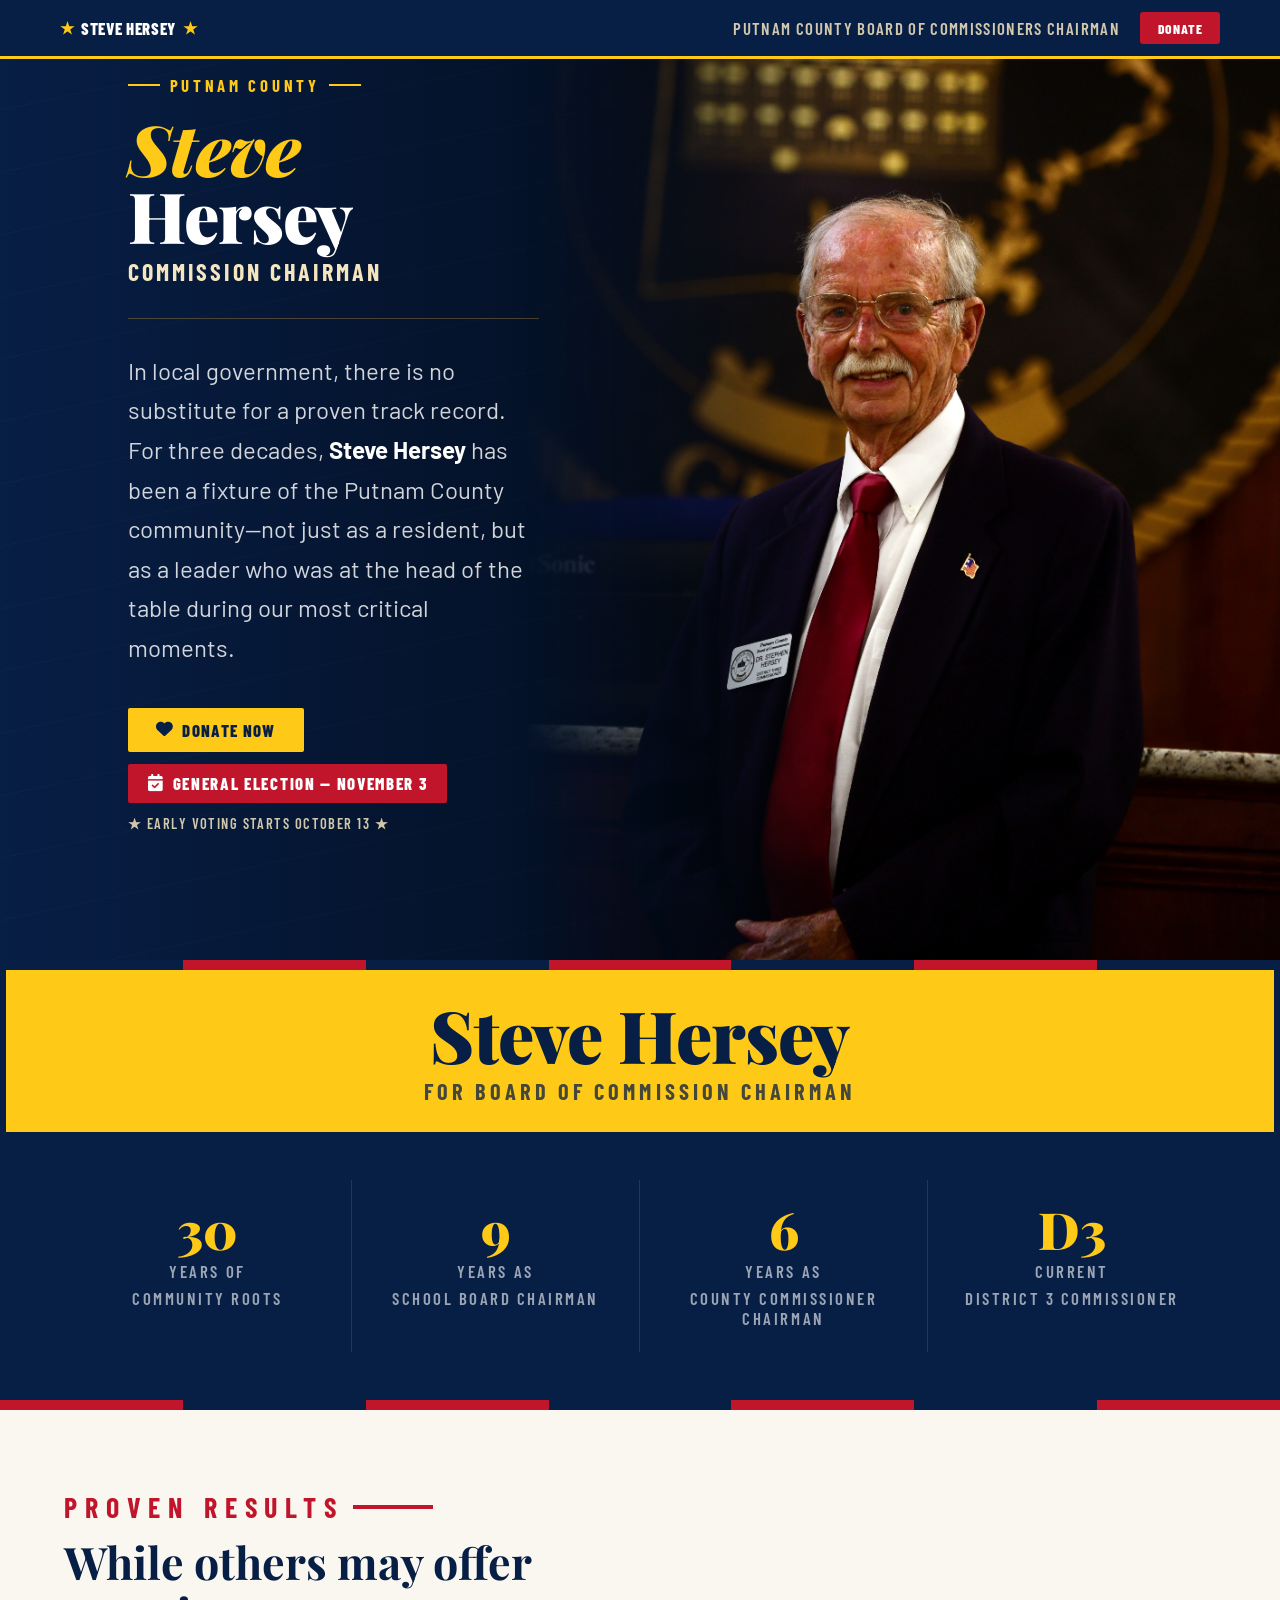
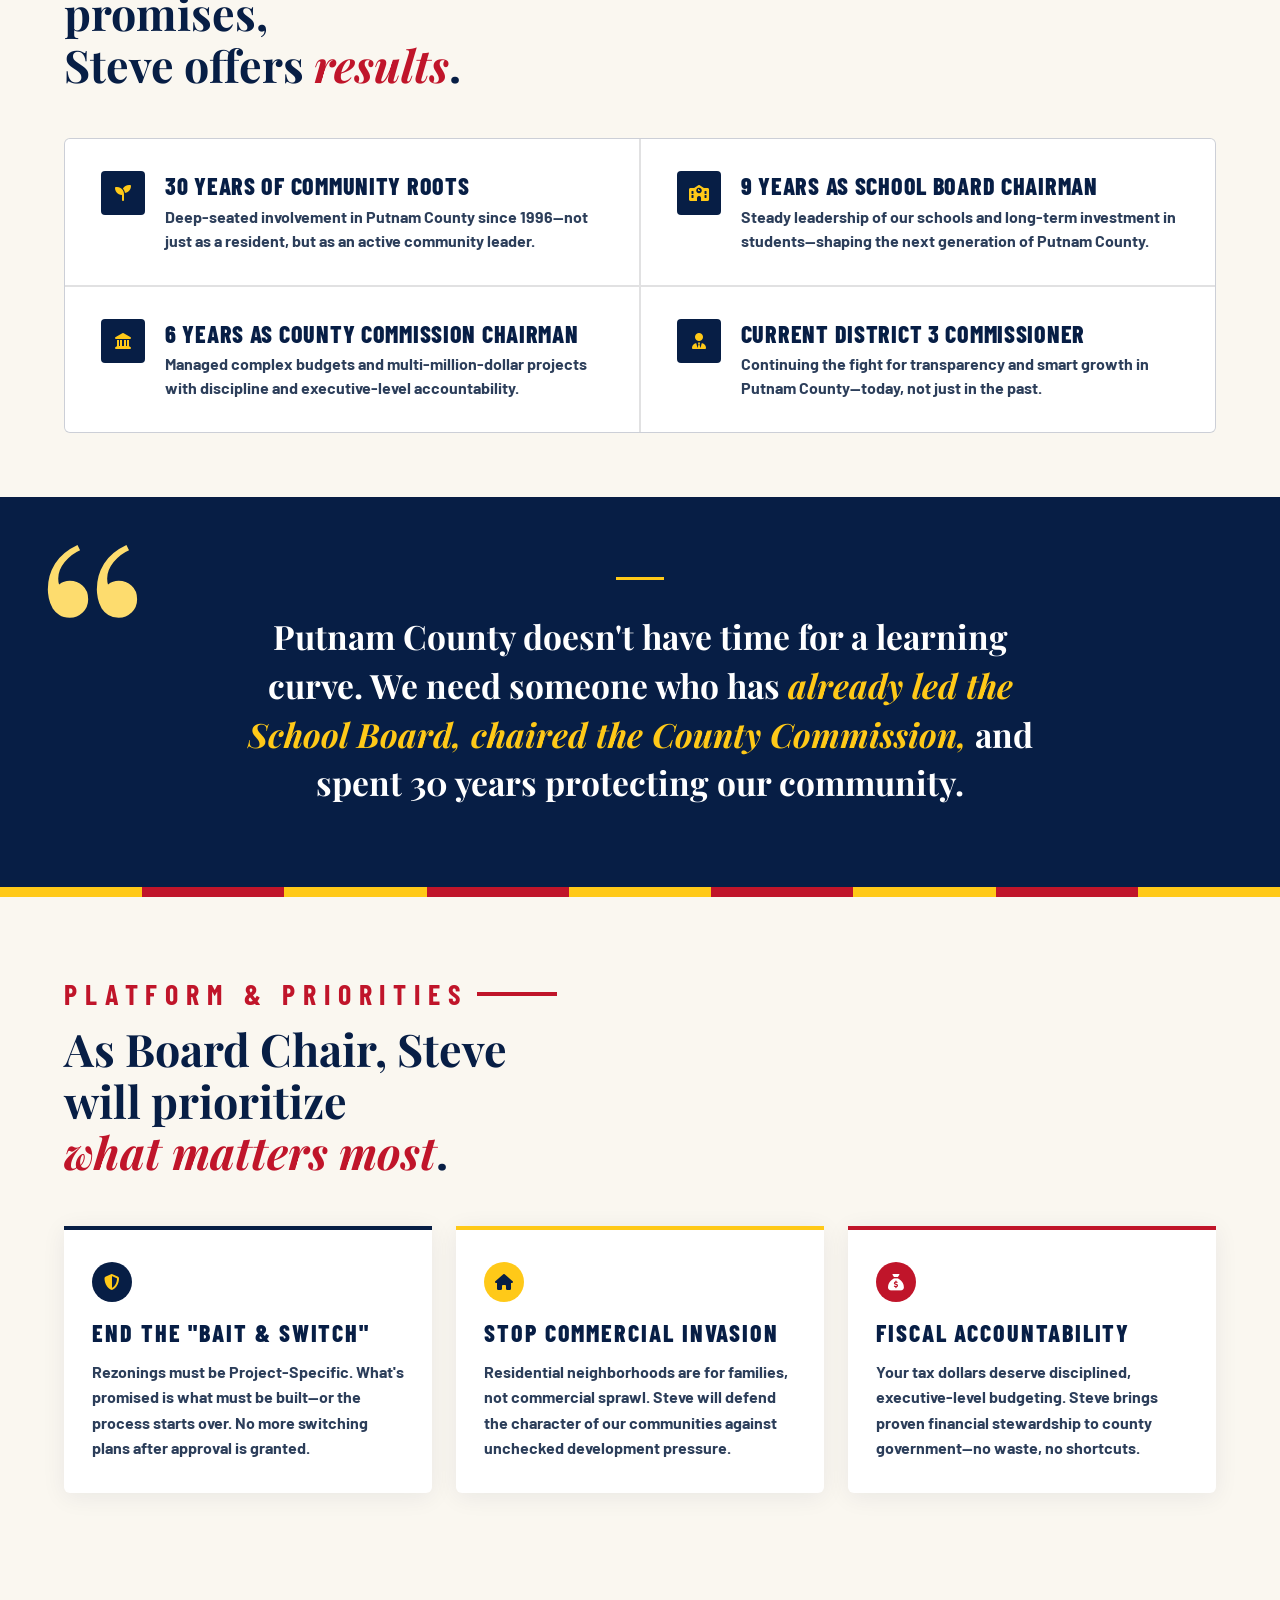
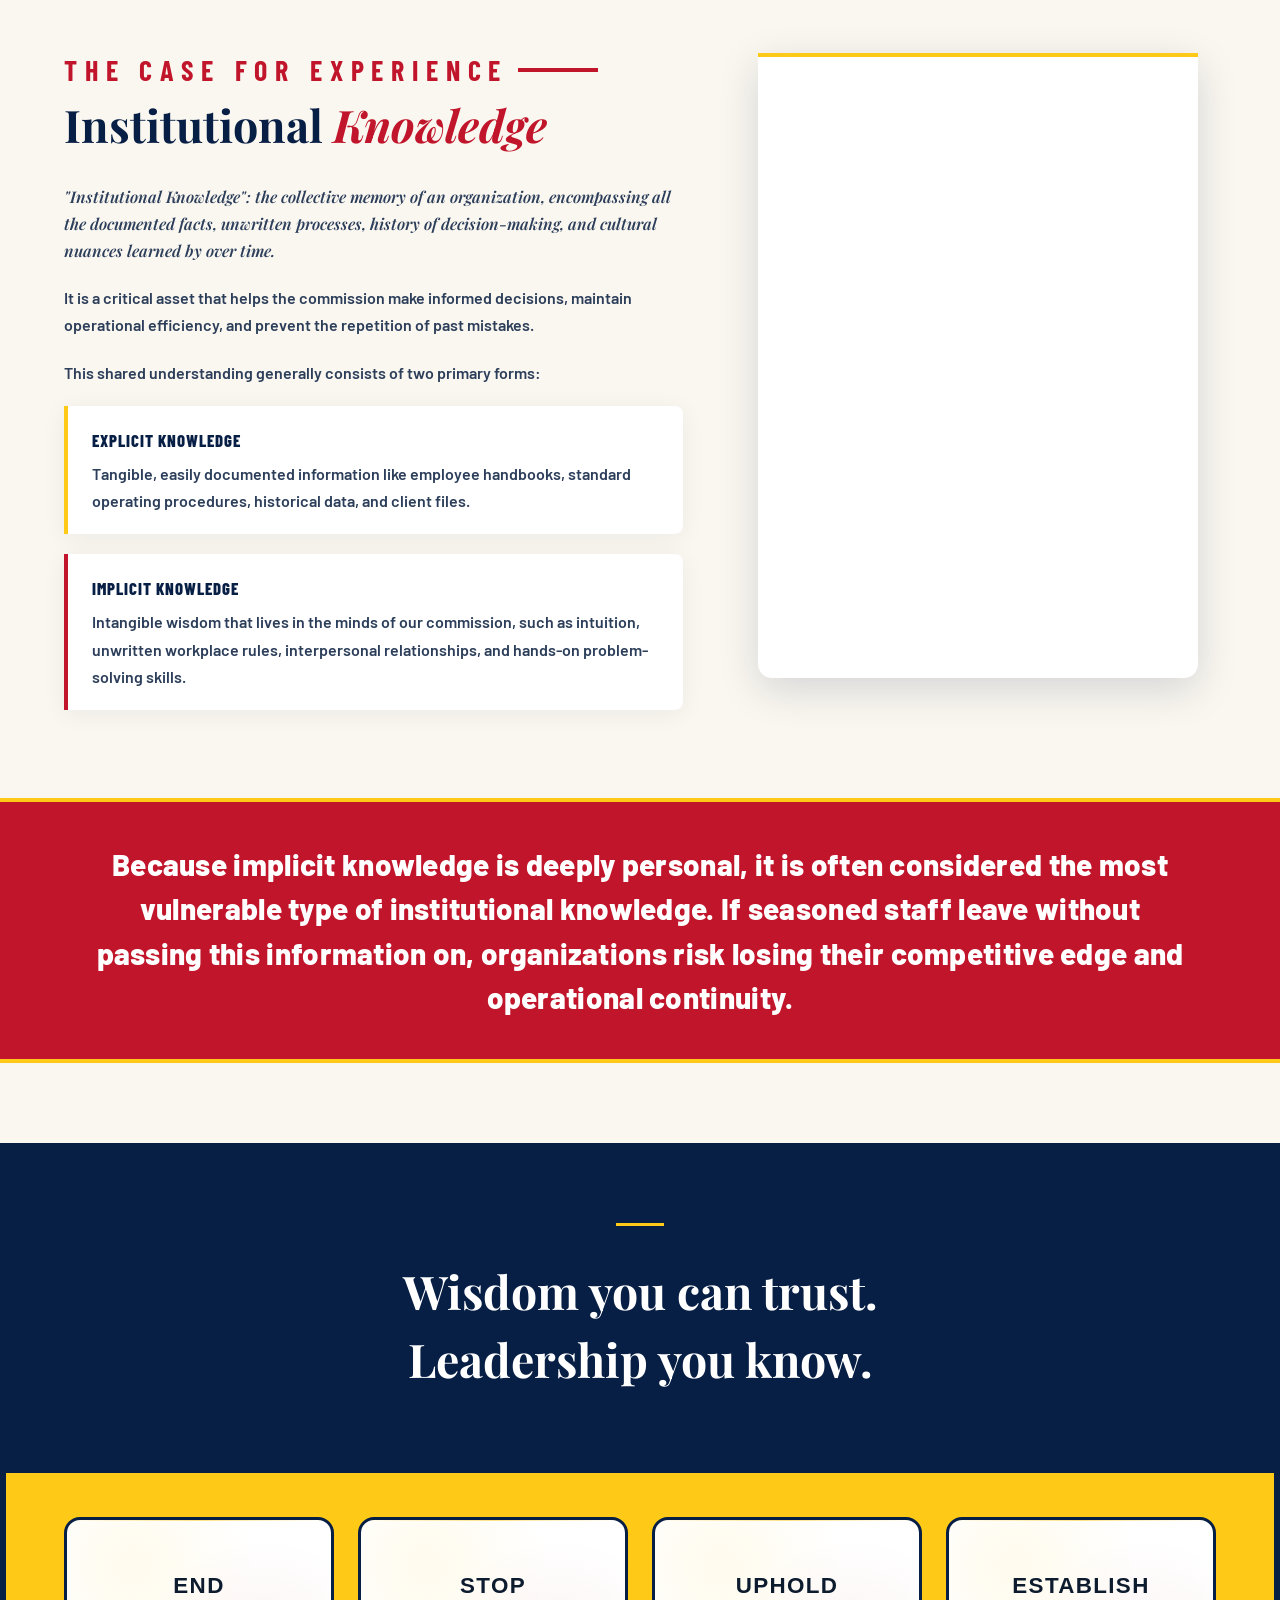
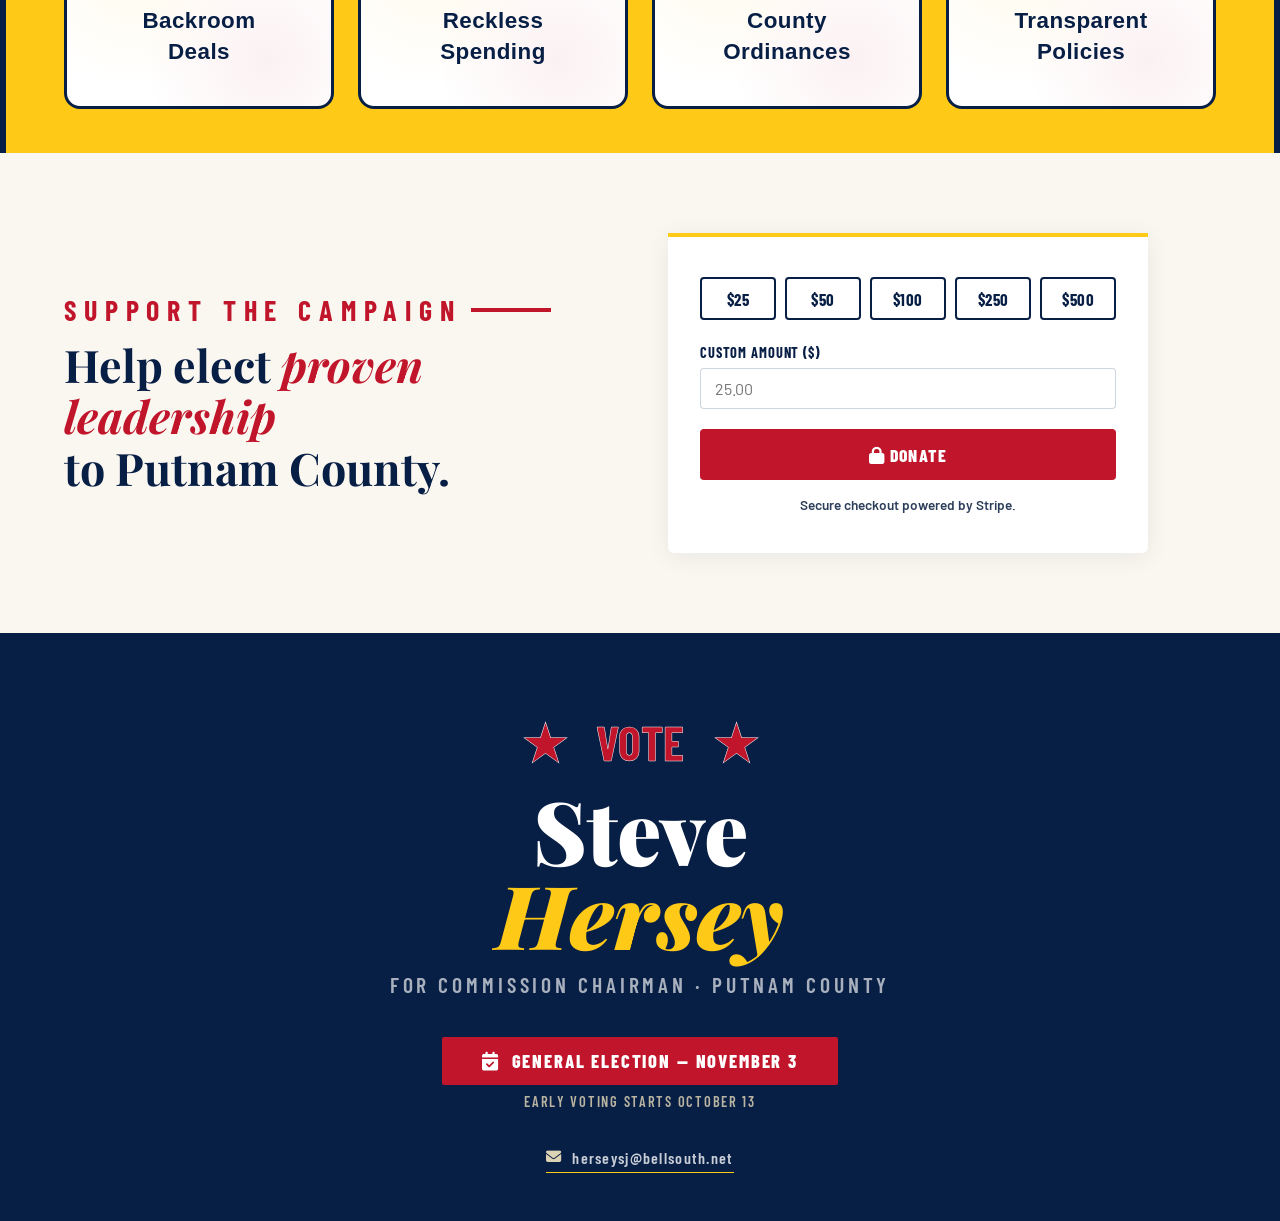
<file: index.html>
<!doctype html>
<html lang="en">
	<head>
		<script async src="https://www.googletagmanager.com/gtag/js?id=G-61196KL711"></script>
		<script>
			window.dataLayer = window.dataLayer || [];
			function gtag() {
				dataLayer.push(arguments);
			}
			gtag("js", new Date());

			gtag("config", "G-61196KL711");
		</script>
		<meta charset="UTF-8" />
		<meta name="viewport" content="width=device-width, initial-scale=1.0" />
		<title>Vote Steve Hersey for Board of Commissioner</title>
		<link rel="canonical" href="https://www.votestevehersey.com/" />
		<link rel="icon" type="image/png" href="images/favicon.ico" />

		<!-- Open Graph / Facebook, LinkedIn, iMessage, etc. -->
		<meta property="og:type" content="website" />
		<meta property="og:url" content="https://www.votestevehersey.com/" />
		<meta property="og:title" content="Steve Hersey for Putnam County Board of Commissioners Chairman" />
		<meta
			property="og:description"
			content="Three decades of proven leadership in Putnam County. Vote Steve Hersey for Board of Commissioners Chairman."
		/>
		<meta property="og:image" content="https://www.votestevehersey.com/images/SHersey-2.jpg" />

		<!-- Twitter/X Card -->
		<meta name="twitter:card" content="summary_large_image" />
		<meta name="twitter:title" content="Steve Hersey for Putnam County Board of Commissioners Chairman" />
		<meta
			name="twitter:description"
			content="Three decades of proven leadership in Putnam County. Vote Steve Hersey for Board of Commissioners Chairman."
		/>
		<meta name="twitter:image" content="https://www.votestevehersey.com/images/SHersey-2.jpg" />
		<link
			href="https://fonts.googleapis.com/css2?family=Playfair+Display:ital,wght@0,700;0,900;1,700&family=Barlow+Condensed:wght@400;600;700;800&family=Barlow:wght@400;500;600&display=swap"
			rel="stylesheet"
		/>
		<link href="https://cdnjs.cloudflare.com/ajax/libs/font-awesome/6.5.0/css/all.min.css" rel="stylesheet" />
		<link href="css/style.css" rel="stylesheet" />
	</head>
	<body>
		<nav class="v2-nav">
			<div class="v2-nav__inner">
				<div class="v2-nav__logo">
					<span class="v2-nav__star">★</span>
					Steve Hersey
					<span class="v2-nav__star">★</span>
				</div>
				<div class="v2-nav__right">
					<div class="v2-nav__tagline">Putnam County Board of Commissioners Chairman</div>
					<a href="#donate" class="v2-nav__donate-btn">Donate</a>
				</div>
			</div>
		</nav>

		<header class="v2-hero">
			<div class="v2-hero__bg-stripes"></div>
			<div class="v2-hero__grid">
				<div class="v2-hero__content">
					<div class="v2-hero__eyebrow">Putnam County</div>
					<h1 class="v2-hero__name">
						<em>Steve</em>
						Hersey
					</h1>
					<p class="v2-hero__title">Commission Chairman</p>

					<p class="v2-hero__body">
						In local government, there is no substitute for a proven track record. For three decades,
						<strong>Steve Hersey</strong> has been a fixture of the Putnam County community—not just as a resident, but as a
						leader who was at the head of the table during our most critical moments.
					</p>

					<div class="v2-hero__cta-block">
						<a href="#donate" class="v2-hero__donate-btn">
							<i class="fa-solid fa-heart"></i>
							Donate Now
						</a>
						<div class="v2-hero__primary-date">
							<i class="fa-solid fa-calendar-check"></i>
							General Election — November 3
						</div>
						<span class="v2-hero__early-vote">★ Early Voting Starts October 13 ★</span>
					</div>
				</div>

				<div class="v2-hero__photo float-end">
					<img src="./images/SHersey-2.jpg" alt="Steve Hersey" />
				</div>
			</div>
		</header>

		<div class="v2-stripe" aria-hidden="true">
			<span class="s-navy"></span>
			<span class="s-red"></span>
			<span class="s-navy"></span>
			<span class="s-red"></span>
			<span class="s-navy"></span>
			<span class="s-red"></span>
			<span class="s-navy"></span>
		</div>

		<section class="v2-banner">
			<div class="v2-banner__inner">
				<h2 class="v2-banner__name">Steve Hersey</h2>
				<span class="v2-banner__office">for Board of Commission Chairman</span>
			</div>
		</section>

		<section class="v2-stats stars-bg">
			<div class="container">
				<div class="v2-stats__grid">
					<div class="v2-stat">
						<span class="v2-stat__number">30</span>
						<span class="v2-stat__label">Years of</span><span class="v2-stat__label">Community Roots</span>
					</div>
					<div class="v2-stat">
						<span class="v2-stat__number">9</span>
						<span class="v2-stat__label">Years as</span>
						<span class="v2-stat__label">School Board Chairman</span>
					</div>
					<div class="v2-stat">
						<span class="v2-stat__number">6</span>
						<span class="v2-stat__label">Years as</span>
						<span class="v2-stat__label">County Commissioner Chairman</span>
					</div>
					<div class="v2-stat">
						<span class="v2-stat__number">D3</span>
						<span class="v2-stat__label">Current</span>
						<span class="v2-stat__label">District 3 Commissioner</span>
					</div>
				</div>
			</div>
		</section>

		<div class="v2-stripe" aria-hidden="true">
			<span class="s-red"></span>
			<span class="s-navy"></span>
			<span class="s-red"></span>
			<span class="s-navy"></span>
			<span class="s-red"></span>
			<span class="s-navy"></span>
			<span class="s-red"></span>
		</div>

		<section class="v2-track">
			<div class="container">
				<div class="v2-section-label">Proven Results</div>
				<h2 class="v2-section-heading">
					While others may offer promises,<br />
					Steve offers <em>results</em>.
				</h2>

				<div class="v2-track__list">
					<div class="v2-track__item">
						<div class="v2-track__icon">
							<i class="fa-solid fa-seedling"></i>
						</div>
						<div class="v2-track__text">
							<strong>30 Years of Community Roots</strong>
							<span
								>Deep-seated involvement in Putnam County since 1996—not just as a resident, but as an active community
								leader.</span
							>
						</div>
					</div>

					<div class="v2-track__item">
						<div class="v2-track__icon">
							<i class="fa-solid fa-school"></i>
						</div>
						<div class="v2-track__text">
							<strong>9 Years as School Board Chairman</strong>
							<span
								>Steady leadership of our schools and long-term investment in students—shaping the next generation of Putnam
								County.</span
							>
						</div>
					</div>

					<div class="v2-track__item">
						<div class="v2-track__icon">
							<i class="fa-solid fa-landmark"></i>
						</div>
						<div class="v2-track__text">
							<strong>6 Years as County Commission Chairman</strong>
							<span
								>Managed complex budgets and multi-million-dollar projects with discipline and executive-level
								accountability.</span
							>
						</div>
					</div>

					<div class="v2-track__item">
						<div class="v2-track__icon">
							<i class="fa-solid fa-user-tie"></i>
						</div>
						<div class="v2-track__text">
							<strong>Current District 3 Commissioner</strong>
							<span
								>Continuing the fight for transparency and smart growth in Putnam County—today, not just in the past.</span
							>
						</div>
					</div>
				</div>
			</div>
		</section>

		<section class="v2-pullquote">
			<div class="v2-pullquote__inner">
				<div class="v2-pullquote__rule"></div>
				<p class="v2-pullquote__text">
					Putnam County doesn't have time for a learning curve. We need someone who has
					<em>already led the School Board, chaired the County Commission,</em> and spent 30 years protecting our community.
				</p>
			</div>
		</section>

		<div class="v2-stripe" aria-hidden="true">
			<span class="s-gold"></span>
			<span class="s-red"></span>
			<span class="s-gold"></span>
			<span class="s-red"></span>
			<span class="s-gold"></span>
			<span class="s-red"></span>
			<span class="s-gold"></span>
			<span class="s-red"></span>
			<span class="s-gold"></span>
		</div>

		<section class="v2-priorities">
			<div class="container">
				<div class="v2-section-label">Platform &amp; Priorities</div>
				<h2 class="v2-section-heading">
					As Board Chair, Steve will prioritize<br />
					<em>what matters most</em>.
				</h2>

				<div class="v2-priorities__grid">
					<div class="v2-priority-card">
						<div class="v2-priority-card__icon">
							<i class="fa-solid fa-shield-halved"></i>
						</div>
						<h3 class="v2-priority-card__title">End the "Bait &amp; Switch"</h3>
						<p class="v2-priority-card__body">
							Rezonings must be <strong>Project-Specific.</strong> What's promised is what must be built—or the process starts
							over. No more switching plans after approval is granted.
						</p>
					</div>

					<div class="v2-priority-card">
						<div class="v2-priority-card__icon">
							<i class="fa-solid fa-house"></i>
						</div>
						<h3 class="v2-priority-card__title">Stop Commercial Invasion</h3>
						<p class="v2-priority-card__body">
							Residential neighborhoods are for families, not commercial sprawl. Steve will defend the character of our
							communities against unchecked development pressure.
						</p>
					</div>

					<div class="v2-priority-card">
						<div class="v2-priority-card__icon">
							<i class="fa-solid fa-sack-dollar"></i>
						</div>
						<h3 class="v2-priority-card__title">Fiscal Accountability</h3>
						<p class="v2-priority-card__body">
							Your tax dollars deserve disciplined, executive-level budgeting. Steve brings proven financial stewardship to
							county government—no waste, no shortcuts.
						</p>
					</div>
				</div>
			</div>
		</section>

		<section class="v2-knowledge">
			<div class="container">
				<div class="v2-knowledge__grid">
					<div class="v2-knowledge__heading">
						<div class="v2-section-label">The Case for Experience</div>
						<h2 class="v2-section-heading">Institutional <em>Knowledge</em></h2>
					</div>

					<div class="v2-knowledge__body">
						<p class="v2-knowledge__lead">
							"Institutional Knowledge": the collective memory of an organization, encompassing all the documented facts,
							unwritten processes, history of decision-making, and cultural nuances learned by over time.
						</p>

						<p>
							It is a critical asset that helps the commission make informed decisions, maintain operational efficiency, and
							prevent the repetition of past mistakes.
						</p>

						<p>This shared understanding generally consists of two primary forms:</p>

						<div class="v2-knowledge__types">
							<p class="v2-knowledge__type">
								<span class="v2-knowledge__type-label">Explicit Knowledge</span>
								Tangible, easily documented information like employee handbooks, standard operating procedures, historical
								data, and client files.
							</p>
							<p class="v2-knowledge__type">
								<span class="v2-knowledge__type-label">Implicit Knowledge</span>
								Intangible wisdom that lives in the minds of our commission, such as intuition, unwritten workplace rules,
								interpersonal relationships, and hands-on problem-solving skills.
							</p>
						</div>
					</div>

					<div class="v2-knowledge__media">
						<div class="v2-knowledge__video-frame">
							<iframe
								src="https://www.facebook.com/plugins/video.php?height=476&href=https%3A%2F%2Fwww.facebook.com%2Ferin.h.olson%2Fvideos%2F2225782901292814%2F%3Fidorvanity%3D1046511267109593&show_text=false&width=330&t=0"
								width="330"
								height="476"
								style="border: none; overflow: hidden"
								scrolling="no"
								frameborder="0"
								allowfullscreen="true"
								allow="autoplay; clipboard-write; encrypted-media; picture-in-picture; web-share"
								allowfullscreen="true"
							></iframe>
						</div>
					</div>
				</div>
			</div>

			<div class="v2-knowledge__banner">
				<p>
					Because implicit knowledge is deeply personal, it is often considered the most vulnerable type of institutional
					knowledge. If seasoned staff leave without passing this information on, organizations risk losing their competitive edge
					and operational continuity.
				</p>
			</div>
		</section>

		<section class="v2-pullquote hide-quote">
			<div class="v2-pullquote__inner">
				<div class="v2-pullquote__rule"></div>
				<p class="v2-pullquote__text v2-pullquote__text--lg">
					Wisdom you can trust. <br />
					Leadership you know.
				</p>
			</div>
		</section>

		<section class="v2-banner">
			<div class="container">
				<div class="v2-poster-row__inner">
					<div class="v2-poster-card v2-poster-card--end">
						<span class="v2-poster-card__badge">END</span>
						<span class="v2-poster-card__text">Backroom</span>
						<span class="v2-poster-card__text">Deals</span>
					</div>

					<div class="v2-poster-card v2-poster-card--stop">
						<span class="v2-poster-card__badge">STOP</span>
						<span class="v2-poster-card__text">Reckless</span>
						<span class="v2-poster-card__text">Spending</span>
					</div>

					<div class="v2-poster-card v2-poster-card--uphold">
						<span class="v2-poster-card__badge">UPHOLD</span>
						<span class="v2-poster-card__text">County</span>
						<span class="v2-poster-card__text">Ordinances</span>
					</div>

					<div class="v2-poster-card v2-poster-card--establish">
						<span class="v2-poster-card__badge">ESTABLISH</span>
						<span class="v2-poster-card__text">Transparent</span>
						<span class="v2-poster-card__text">Policies</span>
					</div>
				</div>
			</div>
		</section>

		<section class="v2-donate" id="donate">
			<div class="container">
				<div class="v2-donate__grid">
					<div class="v2-donate__intro">
						<div class="v2-section-label">Support the Campaign</div>
						<h2 class="v2-section-heading">
							Help elect <em>proven leadership</em><br />
							to Putnam County.
						</h2>
					</div>

					<div class="v2-donate__card">
						<form id="donateStep1" novalidate>
							<div id="donateAmountView">
								<div class="v2-donate__presets">
									<button type="button" class="v2-donate__preset-btn preset-amount-btn" data-amount="25">$25</button>
									<button type="button" class="v2-donate__preset-btn preset-amount-btn" data-amount="50">$50</button>
									<button type="button" class="v2-donate__preset-btn preset-amount-btn" data-amount="100">$100</button>
									<button type="button" class="v2-donate__preset-btn preset-amount-btn" data-amount="250">$250</button>
									<button type="button" class="v2-donate__preset-btn preset-amount-btn" data-amount="500">$500</button>
								</div>

								<div class="v2-donate__field">
									<label for="donateAmount">Custom Amount ($)</label>
									<input
										type="number"
										id="donateAmount"
										min="1"
										max="10000"
										step="0.01"
										inputmode="decimal"
										placeholder="25.00"
									/>
								</div>
								<div id="donateAmountError" class="v2-donate__error is-hidden"></div>

								<button type="button" id="donateAmountSubmitBtn" class="v2-donate__submit-btn">
									<i class="fa-solid fa-lock"></i> Donate
								</button>
								<p class="v2-donate__note">Secure checkout powered by Stripe.</p>
							</div>

							<div id="donateDetailsView" class="v2-donate__details">
								<button type="button" id="donateBackToAmountBtn" class="v2-donate__link-btn v2-donate__link-btn--up">
									<i class="fa-solid fa-chevron-up"></i> Hide details
								</button>
								<p class="v2-donate__amount-line" id="donateDetailsAmountLine"></p>
								<p class="v2-donate__helper-text">
									Georgia law requires campaigns to collect the following information for every contribution.
								</p>

								<div class="v2-donate__field">
									<label for="donateName">Full Name <span class="v2-donate__required">*</span></label>
									<input type="text" id="donateName" placeholder="Jane Smith" required />
								</div>
								<div class="v2-donate__field">
									<label for="donateAddress">Street Address <span class="v2-donate__required">*</span></label>
									<input type="text" id="donateAddress" placeholder="123 Main St" required />
								</div>
								<div class="v2-donate__field-row">
									<div class="v2-donate__field v2-donate__field--city">
										<label for="donateCity">City <span class="v2-donate__required">*</span></label>
										<input type="text" id="donateCity" placeholder="Eatonton" required />
									</div>
									<div class="v2-donate__field v2-donate__field--state">
										<label for="donateState">State <span class="v2-donate__required">*</span></label>
										<input type="text" id="donateState" placeholder="GA" maxlength="2" required />
									</div>
									<div class="v2-donate__field v2-donate__field--zip">
										<label for="donateZip">ZIP <span class="v2-donate__required">*</span></label>
										<input type="text" id="donateZip" placeholder="31024" inputmode="numeric" maxlength="10" required />
									</div>
								</div>
								<div class="v2-donate__field">
									<label for="donateEmail">Email Address <span class="v2-donate__required">*</span></label>
									<input type="email" id="donateEmail" placeholder="jane@example.com" required />
								</div>
								<div class="v2-donate__field">
									<label for="donatePhone">Phone Number <span class="v2-donate__required">*</span></label>
									<input type="tel" id="donatePhone" placeholder="(706) 555-0100" required />
								</div>
								<div class="v2-donate__field-row">
									<div class="v2-donate__field">
										<label for="donateOccupation">Occupation <span class="v2-donate__required">*</span></label>
										<input type="text" id="donateOccupation" placeholder="Teacher" required />
									</div>
									<div class="v2-donate__field">
										<label for="donateEmployer">Employer <span class="v2-donate__required">*</span></label>
										<input
											type="text"
											id="donateEmployer"
											placeholder="Self-Employed / Retired / Company name"
											required
										/>
									</div>
								</div>

								<label class="v2-donate__checkbox">
									<input type="checkbox" id="donateCertify" required />
									<span
										>I certify that this contribution is made from my own personal funds (not those of another person or
										entity, and not in the name of another), that I am a U.S. citizen or lawfully admitted permanent
										resident, and that this contribution does not exceed the limits set by Georgia law.</span
									>
								</label>
								<div id="donateFormError" class="v2-donate__error is-hidden"></div>

								<button
									type="button"
									id="donateSubmitBtn"
									class="v2-donate__submit-btn"
									data-fallback-url="https://donate.stripe.com/test_3cI3cxfFf3EAbnu45y53O00"
								>
									<i class="fa-solid fa-lock"></i> <span id="donateSubmitBtnLabel">Donate</span>
								</button>
								<p class="v2-donate__note">Secure checkout powered by Stripe.</p>
							</div>
						</form>

						<div id="donateStep2" class="is-hidden">
							<div id="payment-element" class="v2-donate__payment-element"></div>
							<button id="donateConfirmBtn" class="v2-donate__submit-btn">
								<i class="fa-solid fa-lock"></i> <span id="donateConfirmBtnLabel">Pay</span>
							</button>
							<div id="donatePaymentMessage" class="v2-donate__message"></div>
							<button type="button" id="donateChangeAmountBtn" class="v2-donate__link-btn">Change amount</button>
						</div>
					</div>
				</div>
			</div>
		</section>

		<div class="v2-modal" id="donateThankYouModal" aria-hidden="true">
			<div class="v2-modal__overlay" data-modal-dismiss></div>
			<div class="v2-modal__dialog" role="dialog" aria-modal="true" aria-labelledby="donateThankYouLabel">
				<button type="button" class="v2-modal__close" data-modal-dismiss aria-label="Close">&times;</button>
				<div class="v2-modal__body">
					<i class="fa-solid fa-circle-check v2-modal__icon"></i>
					<h3 id="donateThankYouLabel">Thank You!</h3>
					<p>Your contribution to Steve Hersey for Putnam County Commission Chairman is confirmed.</p>
					<p class="v2-modal__amount-line" id="donateThankYouAmountLine"></p>
					<p class="v2-modal__fine-print">
						A receipt has been emailed to you. It's contributors like you who make this campaign possible—thank you for standing
						with Steve.
					</p>
					<button type="button" class="v2-donate__submit-btn" data-modal-dismiss>Close</button>
				</div>
			</div>
		</div>

		<footer class="v2-footer">
			<div class="v2-footer__inner">
				<div class="container">
					<div class="v2-footer__cta">
						<div class="v2-footer__vote-label">★ &nbsp; Vote &nbsp; ★</div>
						<h2 class="v2-footer__name">
							Steve<br />
							<em>Hersey</em>
						</h2>
						<p class="v2-footer__office">For Commission Chairman · Putnam County</p>
						<div class="v2-footer__dates">
							<span class="v2-footer__primary">
								<i class="fa-solid fa-calendar-check"></i>&nbsp; General Election — November 3
							</span>
							<span class="v2-footer__early">Early Voting Starts October 13</span>
						</div>
						<div class="v2-footer__email">
							<i class="fa-solid fa-envelope"></i>
							<a href="mailto:herseysj@bellsouth.net">herseysj@bellsouth.net</a>
						</div>
					</div>
				</div>
			</div>
		</footer>

		<script>
			(function setupDonateModal() {
				const modalEl = document.getElementById("donateThankYouModal");
				if (!modalEl) return;

				let lastFocused = null;

				function showModal() {
					lastFocused = document.activeElement;
					modalEl.classList.add("is-open");
					modalEl.setAttribute("aria-hidden", "false");
					document.body.classList.add("v2-modal-open");
					const closeBtn = modalEl.querySelector(".v2-modal__close");
					if (closeBtn) closeBtn.focus();
				}

				function hideModal() {
					modalEl.classList.remove("is-open");
					modalEl.setAttribute("aria-hidden", "true");
					document.body.classList.remove("v2-modal-open");
					if (lastFocused && typeof lastFocused.focus === "function") lastFocused.focus();
				}

				modalEl.querySelectorAll("[data-modal-dismiss]").forEach(function (el) {
					el.addEventListener("click", hideModal);
				});

				document.addEventListener("keydown", function (e) {
					if (e.key === "Escape" && modalEl.classList.contains("is-open")) hideModal();
				});

				window.__donateThankYouModal = { show: showModal, hide: hideModal };
			})();

			(function setupDonateHandler() {
				const STRIPE_PUBLISHABLE_KEY =
					"pk_live_51TyVGmFnsoPqjuys9LokLTexWetZy2CA6FBstW5o9NZUJbfsPZWcddTebHjjkpg5W9amnGqY3H7GNIiztI7d3sCv00TXgvNPuM";
				const MAX_AMOUNT_DOLLARS = 10000;

				const isLocal = ["127.0.0.1", "localhost"].includes(window.location.hostname);
				const BACKEND_BASE_URL = isLocal ? "http://127.0.0.1:7070" : "https://api.votestevehersey.com";
				const CANDIDATE_PATH = "/api/steve/create-payment-intent";
				const REQUEST_TIMEOUT_MS = 10000;

				const amountInput = document.getElementById("donateAmount");
				const nameInput = document.getElementById("donateName");
				const addressInput = document.getElementById("donateAddress");
				const cityInput = document.getElementById("donateCity");
				const stateInput = document.getElementById("donateState");
				const zipInput = document.getElementById("donateZip");
				const emailInput = document.getElementById("donateEmail");
				const phoneInput = document.getElementById("donatePhone");
				const occupationInput = document.getElementById("donateOccupation");
				const employerInput = document.getElementById("donateEmployer");
				const certifyInput = document.getElementById("donateCertify");
				const formErrorEl = document.getElementById("donateFormError");
				const amountErrorEl = document.getElementById("donateAmountError");
				const amountSubmitBtn = document.getElementById("donateAmountSubmitBtn");
				const detailsView = document.getElementById("donateDetailsView");
				const backToAmountBtn = document.getElementById("donateBackToAmountBtn");
				const detailsAmountLine = document.getElementById("donateDetailsAmountLine");
				const submitBtn = document.getElementById("donateSubmitBtn");
				const submitBtnLabel = document.getElementById("donateSubmitBtnLabel");
				const step1 = document.getElementById("donateStep1");
				const step2 = document.getElementById("donateStep2");
				const confirmBtn = document.getElementById("donateConfirmBtn");
				const confirmBtnLabel = document.getElementById("donateConfirmBtnLabel");
				const messageEl = document.getElementById("donatePaymentMessage");
				const paymentElementMount = document.getElementById("payment-element");
				const changeAmountBtn = document.getElementById("donateChangeAmountBtn");
				const thankYouAmountLine = document.getElementById("donateThankYouAmountLine");

				if (!amountInput || !submitBtn || !step1 || !step2) {
					return;
				}

				function formatPhoneNumber(digits) {
					digits = digits.slice(0, 10);
					const len = digits.length;
					if (len === 0) return "";
					if (len < 4) return "(" + digits;
					if (len < 7) return "(" + digits.slice(0, 3) + ") " + digits.slice(3);
					return "(" + digits.slice(0, 3) + ") " + digits.slice(3, 6) + " " + digits.slice(6);
				}

				function setupPhoneMask(formEl) {
					formEl.querySelectorAll('input[type="tel"]').forEach(function (field) {
						field.addEventListener("input", function () {
							const digits = field.value.replace(/\D/g, "");
							field.value = formatPhoneNumber(digits);
						});
					});
				}

				setupPhoneMask(step1);

				function getContributorInfo() {
					if (formErrorEl) {
						formErrorEl.classList.add("is-hidden");
						formErrorEl.textContent = "";
					}

					if (typeof step1.reportValidity === "function" && !step1.reportValidity()) {
						return null;
					}

					if (certifyInput && !certifyInput.checked) {
						if (formErrorEl) {
							formErrorEl.textContent = "Please check the certification box to continue.";
							formErrorEl.classList.remove("is-hidden");
						}
						certifyInput.focus();
						return null;
					}

					return {
						donorName: nameInput ? nameInput.value.trim() : "",
						address: addressInput ? addressInput.value.trim() : "",
						city: cityInput ? cityInput.value.trim() : "",
						state: stateInput ? stateInput.value.trim().toUpperCase() : "",
						zip: zipInput ? zipInput.value.trim() : "",
						email: emailInput ? emailInput.value.trim() : "",
						phone: phoneInput ? phoneInput.value.trim() : "",
						occupation: occupationInput ? occupationInput.value.trim() : "",
						employer: employerInput ? employerInput.value.trim() : "",
					};
				}

				function collapseDetails() {
					if (detailsView) detailsView.classList.remove("is-open");
				}

				function updateSubmitLabel(dollars) {
					if (submitBtnLabel) {
						submitBtnLabel.textContent = "Donate $" + dollars.toFixed(2);
					}
				}

				function revealDetails(dollars) {
					if (detailsAmountLine) {
						detailsAmountLine.textContent = "Contributing $" + dollars.toFixed(2);
					}
					updateSubmitLabel(dollars);
					if (detailsView) detailsView.classList.add("is-open");
				}

				function setActivePreset(amount) {
					document.querySelectorAll(".preset-amount-btn").forEach(function (btn) {
						btn.classList.toggle("active", parseFloat(btn.getAttribute("data-amount")) === amount);
					});
				}

				function clearAmountError() {
					if (amountErrorEl) {
						amountErrorEl.textContent = "";
						amountErrorEl.classList.add("is-hidden");
					}
				}

				function confirmAmount(dollars) {
					if (!isNaN(dollars)) {
						dollars = Math.round(dollars * 100) / 100;
					}
					if (isNaN(dollars) || dollars < 1 || dollars > MAX_AMOUNT_DOLLARS) {
						if (amountErrorEl) {
							amountErrorEl.textContent =
								"Please choose or enter a contribution amount between $1 and $" + MAX_AMOUNT_DOLLARS.toLocaleString() + ".";
							amountErrorEl.classList.remove("is-hidden");
						}
						amountInput.focus();
						return false;
					}
					amountInput.value = dollars;
					clearAmountError();
					revealDetails(dollars);
					return true;
				}

				amountInput.addEventListener("keydown", function (e) {
					if (["-", "+", "e", "E"].includes(e.key)) {
						e.preventDefault();
						return;
					}
					if (e.key === "." && amountInput.value.includes(".")) {
						e.preventDefault();
					}
				});

				amountInput.addEventListener("input", function () {
					setActivePreset(NaN);
					clearAmountError();
					if (amountInput.value === "") return;

					let raw = amountInput.value.replace(/[^\d.]/g, "");
					const firstDot = raw.indexOf(".");
					if (firstDot !== -1) {
						raw = raw.slice(0, firstDot + 1) + raw.slice(firstDot + 1).replace(/\./g, "");
						const [whole, cents] = raw.split(".");
						raw = whole + "." + cents.slice(0, 2);
					}
					if (raw !== amountInput.value) amountInput.value = raw;
					if (raw === "" || raw === ".") return;

					let val = Number(raw);
					if (isNaN(val)) return;
					if (val > MAX_AMOUNT_DOLLARS) {
						val = MAX_AMOUNT_DOLLARS;
						amountInput.value = val;
					}

					if (detailsView && detailsView.classList.contains("is-open") && val >= 1) {
						if (detailsAmountLine) {
							detailsAmountLine.textContent = "Contributing $" + val.toFixed(2);
						}
						updateSubmitLabel(val);
					}
				});

				amountInput.addEventListener("blur", function () {
					if (amountInput.value === "" && detailsView && detailsView.classList.contains("is-open")) {
						collapseDetails();
					}
				});

				document.querySelectorAll(".preset-amount-btn").forEach(function (btn) {
					btn.addEventListener("click", function () {
						const amount = parseFloat(btn.getAttribute("data-amount"));
						setActivePreset(amount);
						confirmAmount(amount);
					});
				});

				if (amountSubmitBtn) {
					amountSubmitBtn.addEventListener("click", function () {
						confirmAmount(parseFloat(amountInput.value));
					});
				}

				if (backToAmountBtn) {
					backToAmountBtn.addEventListener("click", collapseDetails);
				}

				let stripe;
				let elements;

				function goToFallback() {
					const fallbackUrl = submitBtn.getAttribute("data-fallback-url");
					if (fallbackUrl) {
						window.location.href = fallbackUrl;
					}
				}

				function loadStripeJs() {
					return new Promise(function (resolve, reject) {
						if (window.Stripe) {
							resolve();
							return;
						}
						const script = document.createElement("script");
						script.src = "https://js.stripe.com/v3/";
						script.onload = resolve;
						script.onerror = reject;
						document.head.appendChild(script);
					});
				}

				function cancelPayment() {
					if (messageEl) messageEl.textContent = "";
					if (paymentElementMount) paymentElementMount.innerHTML = "";
					if (confirmBtn) confirmBtn.disabled = false;
					stripe = undefined;
					elements = undefined;
					step2.classList.add("is-hidden");
					step1.classList.remove("is-hidden");
				}

				if (changeAmountBtn) {
					changeAmountBtn.addEventListener("click", cancelPayment);
				}

				function resetForm() {
					step1.reset();
					if (messageEl) messageEl.textContent = "";
					if (formErrorEl) {
						formErrorEl.textContent = "";
						formErrorEl.classList.add("is-hidden");
					}
					if (paymentElementMount) paymentElementMount.innerHTML = "";
					if (confirmBtn) confirmBtn.disabled = false;
					stripe = undefined;
					elements = undefined;
					step2.classList.add("is-hidden");
					step1.classList.remove("is-hidden");
					setActivePreset(NaN);
					collapseDetails();
				}

				async function startPayment(dollars, contributor) {
					if (!isNaN(dollars)) {
						dollars = Math.round(dollars * 100) / 100;
					}
					if (isNaN(dollars) || dollars < 1) {
						amountInput.focus();
						return;
					}
					if (dollars > MAX_AMOUNT_DOLLARS) {
						dollars = MAX_AMOUNT_DOLLARS;
					}
					amountInput.value = dollars;

					if (!step2.classList.contains("is-hidden")) {
						cancelPayment();
					}

					const amountCents = Math.round(dollars * 100);

					const originalHtml = submitBtn.innerHTML;
					submitBtn.disabled = true;
					submitBtn.innerHTML = "Loading...";

					const controller = new AbortController();
					const timeoutId = setTimeout(() => controller.abort(), REQUEST_TIMEOUT_MS);

					try {
						await loadStripeJs();

						const response = await fetch(BACKEND_BASE_URL + CANDIDATE_PATH, {
							method: "POST",
							headers: { "Content-Type": "application/json" },
							body: JSON.stringify({
								amountCents: amountCents,
								donorName: contributor.donorName,
								address: contributor.address,
								city: contributor.city,
								state: contributor.state,
								zip: contributor.zip,
								email: contributor.email,
								phone: contributor.phone,
								occupation: contributor.occupation,
								employer: contributor.employer,
							}),
							signal: controller.signal,
						});

						clearTimeout(timeoutId);

						if (!response.ok) {
							throw new Error("Backend responded with " + response.status);
						}

						const data = await response.json();
						if (!data.clientSecret) {
							throw new Error("No clientSecret in response");
						}

						stripe = window.Stripe(STRIPE_PUBLISHABLE_KEY);
						elements = stripe.elements({ clientSecret: data.clientSecret });
						const paymentElement = elements.create("payment");
						paymentElement.mount("#payment-element");

						confirmBtnLabel.textContent = "Pay $" + dollars.toFixed(2);
						step1.classList.add("is-hidden");
						step2.classList.remove("is-hidden");
					} catch (err) {
						clearTimeout(timeoutId);
						console.warn("Donation backend unavailable, falling back to static link:", err);
						goToFallback();
					} finally {
						submitBtn.disabled = false;
						submitBtn.innerHTML = originalHtml;
					}
				}

				submitBtn.addEventListener("click", function (e) {
					e.preventDefault();
					const contributor = getContributorInfo();
					if (!contributor) {
						return;
					}
					startPayment(parseFloat(amountInput.value), contributor);
				});

				if (confirmBtn) {
					confirmBtn.addEventListener("click", async function (e) {
						e.preventDefault();
						if (!stripe || !elements) return;

						confirmBtn.disabled = true;
						messageEl.textContent = "";

						const { error, paymentIntent } = await stripe.confirmPayment({
							elements: elements,
							redirect: "if_required",
							confirmParams: {
								return_url: window.location.href,
							},
						});

						if (error) {
							messageEl.textContent = error.message || "Payment failed. Please check your card details and try again.";
							confirmBtn.disabled = false;
							return;
						}

						if (paymentIntent && paymentIntent.status === "succeeded") {
							const paidDollars = (paymentIntent.amount / 100).toFixed(2);
							if (thankYouAmountLine) {
								thankYouAmountLine.textContent = "Amount: $" + paidDollars;
							}
							resetForm();
							if (window.__donateThankYouModal) {
								window.__donateThankYouModal.show();
							}
						} else {
							confirmBtn.disabled = false;
						}
					});
				}
			})();
		</script>
	</body>
</html>
</file>
<file: css/style.css>
@import url("https://fonts.googleapis.com/css2?family=Playfair+Display:ital,wght@0,700;0,900;1,700&family=Barlow+Condensed:wght@400;600;700;800&family=Barlow:wght@400;500;600&display=swap");

/* ─── TOKENS ─────────────────────────────────────────── */
:root {
	--navy: #071e45;
	--navy-mid: #0d2f6b;
	--navy-light: #163a80;
	--gold: #ffc918;
	--gold-bright: #ffc918;
	--gold-pale: #f5e6c0;
	--red: #c0152a;
	--red-dark: #8b0e1e;
	--cream: #faf7f0;
	--white: #ffffff;
	--text-dark: #0d1b2e;
	--text-mid: #2c3e5a;
}

/* ─── RESET / BASE ───────────────────────────────────── */
*,
*::before,
*::after {
	box-sizing: border-box;
	margin: 0;
	padding: 0;
	min-width: 0;
}
html {
	scroll-behavior: smooth;
	font-size: 16px;
	overflow-x: clip;
	width: 100%;
	max-width: 100vw;
}

body {
	font-family: "Barlow", sans-serif;
	background: var(--cream);
	color: var(--text-dark);
	overflow-x: clip;
	width: 100%;
	max-width: 100vw;
}

header {
	margin-bottom: 0.5rem;
}

img {
	max-width: 100%;
	display: block;
}
a {
	text-decoration: none;
	color: inherit;
}

/* ─── UTILITY ────────────────────────────────────────── */
.container {
	width: 90%;
	max-width: 1200px;
	margin: 0 auto;
}

.is-hidden {
	display: none !important;
}

/* ─── NAV ────────────────────────────────────────────── */
.v2-nav {
	position: sticky;
	top: 0;
	z-index: 1000;
	background: var(--navy);
	border-bottom: 3px solid var(--gold);
}

.v2-nav__inner {
	display: flex;
	align-items: center;
	justify-content: space-between;
	height: 3.5rem;
	padding: 0 clamp(0.75rem, 3vw, 1.25rem);
	max-width: 1200px;
	margin: 0 auto;
	gap: 0.5rem;
}

.v2-nav__logo {
	font-family: "Barlow Condensed", sans-serif;
	font-weight: 800;
	font-size: clamp(0.85rem, 3.2vw, 1.05rem);
	letter-spacing: 0.04em;
	text-transform: uppercase;
	color: var(--white);
	display: flex;
	align-items: center;
	gap: 0.4rem;
	white-space: nowrap;
	flex-shrink: 0;
}

.v2-nav__star {
	color: var(--gold-bright);
	font-size: 1rem;
}

.v2-nav__tagline {
	font-family: "Barlow Condensed", sans-serif;
	font-size: 1.05rem;
	font-weight: 600;
	letter-spacing: 0.08em;
	text-transform: uppercase;
	color: var(--gold-pale);
	opacity: 0.85;
}

.v2-nav__right {
	display: flex;
	align-items: center;
	gap: 1.25rem;
}

.v2-nav__donate-btn {
	font-family: "Barlow Condensed", sans-serif;
	font-weight: 800;
	font-size: clamp(0.7rem, 2.6vw, 0.85rem);
	letter-spacing: 0.06em;
	text-transform: uppercase;
	background: var(--red);
	color: var(--white);
	padding: clamp(0.35rem, 1.5vw, 0.45rem) clamp(0.7rem, 3vw, 1.1rem);
	border-radius: 3px;
	white-space: nowrap;
	flex-shrink: 0;
	transition: background 0.2s ease;
}

.v2-nav__donate-btn:hover {
	background: var(--red-dark);
}

/* ─── HERO ───────────────────────────────────────────── */
.v2-hero {
	background: var(--navy);
	position: relative;
	overflow: hidden;
	max-height: 130vh;
	display: flex;
	align-items: stretch;
	margin-bottom: 0;
}

.v2-hero__bg-stripes {
	position: absolute;
	inset: 0;
	background: repeating-linear-gradient(
		-12deg,
		transparent,
		transparent 60px,
		rgba(255, 255, 255, 0.02) 60px,
		rgba(255, 255, 255, 0.02) 61px
	);
	pointer-events: none;
}

.v2-hero__grid {
	display: grid;
	grid-template-columns: 1fr 1.15fr;
	width: 100%;
	position: relative;
	z-index: 1;
	background: linear-gradient(to right, var(--navy) 0%, transparent 0%, #000 100%);
}

.v2-hero__content {
	padding: 1rem 3.5rem 8rem 8rem;
	display: flex;
	flex-direction: column;
	justify-content: center;
	position: relative;
}

.v2-hero__eyebrow {
	font-family: "Barlow Condensed", sans-serif;
	font-size: 1.05rem;
	font-weight: 700;
	letter-spacing: 0.22em;
	text-transform: uppercase;
	color: var(--gold-bright);
	margin-bottom: 1.25rem;
	display: flex;
	align-items: center;
	gap: 0.6rem;
}

.v2-hero__eyebrow::before,
.v2-hero__eyebrow::after {
	content: "";
	display: block;
	width: 2rem;
	height: 2px;
	background: var(--gold);
}

.v2-hero__name {
	font-family: "Playfair Display", serif;
	font-weight: 900;
	font-size: clamp(3rem, 5.5vw, 5.5rem);
	line-height: 0.95;
	color: var(--white);
	letter-spacing: -0.01em;
	margin-bottom: 0.5rem;
}

.v2-hero__name em {
	color: var(--gold-bright);
	font-style: italic;
}

.v2-hero__title {
	font-family: "Barlow Condensed", sans-serif;
	font-weight: 700;
	font-size: clamp(1rem, 2vw, 1.5rem);
	letter-spacing: 0.12em;
	text-transform: uppercase;
	color: var(--gold-pale);
	margin-bottom: 2rem;
	padding-bottom: 2rem;
	border-bottom: 1px solid rgba(201, 151, 58, 0.35);
}

.v2-hero__body {
	font-size: 1.5rem;
	line-height: 1.65;
	color: rgba(255, 255, 255, 0.82);
	max-width: 480px;
}

.v2-hero__body strong {
	color: var(--white);
}

.v2-hero__cta-block {
	margin-top: 2.5rem;
	display: flex;
	flex-direction: column;
	gap: 0.75rem;
}

.v2-hero__donate-btn {
	font-family: "Barlow Condensed", sans-serif;
	font-weight: 800;
	font-size: 1.05rem;
	letter-spacing: 0.08em;
	text-transform: uppercase;
	background: var(--gold);
	color: var(--navy);
	display: inline-flex;
	align-items: center;
	gap: 0.5rem;
	padding: 0.75rem 1.75rem;
	border-radius: 2px;
	width: fit-content;
	transition:
		background 0.2s ease,
		transform 0.15s ease;
}

.v2-hero__donate-btn:hover {
	background: var(--gold-bright);
	transform: translateY(-2px);
}

.v2-hero__primary-date {
	font-family: "Barlow Condensed", sans-serif;
	font-weight: 800;
	font-size: 1.05rem;
	letter-spacing: 0.1em;
	text-transform: uppercase;
	color: var(--white);
	background: var(--red);
	display: inline-flex;
	align-items: center;
	gap: 0.5rem;
	padding: 0.6rem 1.25rem;
	border-radius: 2px;
	width: fit-content;
}

.v2-hero__early-vote {
	font-family: "Barlow Condensed", sans-serif;
	font-size: 0.9rem;
	font-weight: 600;
	letter-spacing: 0.1em;
	text-transform: uppercase;
	color: var(--gold-pale);
	opacity: 0.85;
}

/* ─── HERO PHOTO ──────────────────────────────────────── */
.v2-hero__photo {
	position: relative;
	justify-self: end;
	padding-top: 0;
	text-align: center;
}

.v2-hero__photo::before {
	content: "";
	position: absolute;
	inset: 0;
	z-index: 1;
}

.v2-hero__photo img {
	width: auto;
	height: auto;
	max-width: 100%;
	object-fit: contain;
	object-position: center bottom;
	margin: 0 auto;
	/* Fade the left edge of the photo into the navy background.
	   This is applied live in CSS — the image file itself is untouched. */
	-webkit-mask-image: linear-gradient(to right, transparent 0%, black 45%);
	mask-image: linear-gradient(to right, transparent 0%, black 45%);
}

.v2-hero__photo-bar {
	position: absolute;
	bottom: 120px;
	left: 0;
	right: 0;
	height: 4px;
	background: linear-gradient(90deg, transparent, var(--gold), var(--gold-bright), transparent);
	z-index: 3;
}

/* ─── STRIPE BAR ─────────────────────────────────────── */
.v2-stripe {
	display: flex;
	height: 10px;
}

.v2-stripe span {
	flex: 1;
}

.v2-stripe .s-navy {
	background: var(--navy);
}
.v2-stripe .s-gold {
	background: var(--gold);
}
.v2-stripe .s-red {
	background: var(--red);
}
.v2-stripe .s-white {
	background: var(--white);
}

/* ─── NAME BANNER ────────────────────────────────────── */
.v2-banner {
	background: var(--gold);
	padding: 1.75rem 0;
	overflow: hidden;
	position: relative;
}

.v2-banner::before,
.v2-banner::after {
	content: "";
	position: absolute;
	top: 0;
	bottom: 0;
	width: 6px;
	background: var(--navy);
}
.v2-banner::before {
	left: 0;
}
.v2-banner::after {
	right: 0;
}

.v2-banner__inner {
	display: flex;
	justify-content: center;
	flex-wrap: wrap;
	gap: 0.5rem 1.5rem;
	text-align: center;
	padding: 0 2rem;
	flex-direction: column;
	align-items: center;
}

.v2-banner__name {
	font-family: "Playfair Display", serif;
	font-weight: 900;
	font-size: clamp(2rem, 6vw, 4.5rem);
	color: var(--navy);
	line-height: 1;
	letter-spacing: -0.01em;
}

.v2-banner__office {
	font-family: "Barlow Condensed", sans-serif;
	font-weight: 700;
	font-size: clamp(0.9rem, 2.5vw, 1.4rem);
	letter-spacing: 0.18em;
	text-transform: uppercase;
	color: var(--navy);
	opacity: 0.75;
	align-self: center;
}

/* ─── STATS STRIP ────────────────────────────────────── */
.v2-stats {
	background: var(--navy);
	padding: 3rem 0;
}

.v2-stats__grid {
	display: grid;
	grid-template-columns: repeat(4, 1fr);
	gap: 0;
}

.v2-stat {
	padding: 1.5rem 2rem;
	text-align: center;
	border-right: 1px solid rgba(201, 151, 58, 0.2);
	position: relative;
}

.v2-stat:last-child {
	border-right: none;
}

.v2-stat__number {
	font-family: "Playfair Display", serif;
	font-weight: 900;
	font-size: clamp(2.5rem, 4vw, 3.75rem);
	color: var(--gold-bright);
	line-height: 1;
	display: block;
}

.v2-stat__label {
	font-family: "Barlow Condensed", sans-serif;
	font-weight: 600;
	font-size: 1.05rem;
	letter-spacing: 0.15em;
	text-transform: uppercase;
	color: rgba(255, 255, 255, 0.6);
	margin-top: 0.4rem;
	display: block;
}

/* ─── TRACK RECORD SECTION ───────────────────────────── */
.v2-track {
	background: var(--cream);
	padding: 5rem 0 4rem;
}

.v2-section-label {
	font-family: "Barlow Condensed", sans-serif;
	font-weight: 700;
	font-size: 1.75rem;
	letter-spacing: 0.28em;
	text-transform: uppercase;
	color: var(--red);
	margin-bottom: 0.75rem;
	display: flex;
	align-items: center;
	gap: 0.6rem;
}

.v2-section-label::after {
	content: "";
	flex: 1;
	height: 4px;
	background: var(--red);
	max-width: 80px;
}

.v2-section-heading {
	font-family: "Playfair Display", serif;
	font-weight: 700;
	font-size: clamp(1.8rem, 3.5vw, 3rem);
	color: var(--navy);
	line-height: 1.15;
	margin-bottom: 3rem;
	max-width: 500px;
}

.v2-section-heading em {
	color: var(--red);
	font-style: italic;
}

.v2-track__list {
	display: grid;
	grid-template-columns: repeat(2, 1fr);
	gap: 1.5px;
	background: rgba(11, 47, 107, 0.1);
	border: 1.5px solid rgba(11, 47, 107, 0.1);
	border-radius: 6px;
	overflow: hidden;
}

.v2-track__item {
	background: var(--white);
	padding: 2rem 2.25rem;
	display: flex;
	gap: 1.25rem;
	align-items: flex-start;
	transition: background 0.2s ease;
}

.v2-track__item:hover {
	background: #f0f4ff;
}

.v2-track__icon {
	flex-shrink: 0;
	width: 2.75rem;
	height: 2.75rem;
	background: var(--navy);
	border-radius: 4px;
	display: flex;
	align-items: center;
	justify-content: center;
	color: var(--gold-bright);
	font-size: 1rem;
}

.v2-track__text strong {
	display: block;
	font-family: "Barlow Condensed", sans-serif;
	font-weight: 800;
	font-size: clamp(1.15rem, 4vw, 1.5rem);
	letter-spacing: 0.03em;
	text-transform: uppercase;
	color: var(--navy);
	margin-bottom: 0.3rem;
	overflow-wrap: break-word;
	word-break: break-word;
}

.v2-track__text span {
	font-size: 1rem;
	line-height: 1.5;
	font-weight: bold;
	color: var(--text-mid);
	overflow-wrap: break-word;
	word-break: break-word;
}

/* ─── PULLQUOTE BAND ─────────────────────────────────── */
.v2-pullquote {
	background: var(--navy);
	position: relative;
	overflow: hidden;
	padding: 5rem 0;
}

.v2-pullquote:not(.hide-quote)::before {
	content: "\201C";
	position: absolute;
	top: -0.5rem;
	left: 2rem;
	font-family: "Playfair Display", serif;
	font-size: 18rem;
	line-height: 1;
	color: #fddc6e;
	pointer-events: none;
	user-select: none;
}

.v2-pullquote__inner {
	max-width: 860px;
	margin: 0 auto;
	padding: 0 2rem;
	text-align: center;
	position: relative;
	z-index: 1;
}

.v2-pullquote__rule {
	width: 3rem;
	height: 3px;
	background: var(--gold);
	margin: 0 auto 2rem;
}

.v2-pullquote__text {
	font-family: "Playfair Display", serif;
	font-weight: 700;
	font-size: clamp(1.25rem, 2.8vw, 2.1rem);
	line-height: 1.45;
	color: var(--white);
	overflow-wrap: break-word;
	word-break: break-word;
}

.v2-pullquote__text--lg {
	font-size: clamp(1.5rem, 5vw, 2.9rem);
}

.v2-pullquote__text em {
	color: var(--gold-bright);
	font-style: italic;
}

/* ─── PRIORITIES SECTION ─────────────────────────────── */
.v2-priorities {
	background: var(--cream);
	padding: 5rem 0;
}

.v2-priorities__grid {
	display: grid;
	grid-template-columns: repeat(3, 1fr);
	gap: 1.5rem;
}

.v2-priority-card {
	background: var(--white);
	border-top: 4px solid var(--navy);
	padding: 2rem 1.75rem;
	border-radius: 0 0 6px 6px;
	box-shadow: 0 4px 24px rgba(7, 30, 69, 0.07);
	transition:
		transform 0.2s ease,
		box-shadow 0.2s ease;
}

.v2-priority-card:hover {
	transform: translateY(-4px);
	box-shadow: 0 12px 40px rgba(7, 30, 69, 0.13);
}

.v2-priority-card:nth-child(2) {
	border-top-color: var(--gold);
}

.v2-priority-card:nth-child(3) {
	border-top-color: var(--red);
}

.v2-priority-card__icon {
	width: 2.5rem;
	height: 2.5rem;
	border-radius: 50%;
	display: flex;
	align-items: center;
	justify-content: center;
	font-size: 1rem;
	margin-bottom: 1rem;
	background: var(--navy);
	color: var(--gold-bright);
}

.v2-priority-card:nth-child(2) .v2-priority-card__icon {
	background: var(--gold);
	color: var(--navy);
}

.v2-priority-card:nth-child(3) .v2-priority-card__icon {
	background: var(--red);
	color: var(--white);
}

.v2-priority-card__title {
	font-family: "Barlow Condensed", sans-serif;
	font-weight: 800;
	font-size: 1.5rem;
	letter-spacing: 0.08em;
	text-transform: uppercase;
	color: var(--navy);
	margin-bottom: 0.75rem;
}

.v2-priority-card__body {
	font-size: 1rem;
	line-height: 1.6;
	font-weight: bold;
	color: var(--text-mid);
}

/* ─── INSTITUTIONAL KNOWLEDGE SECTION ────────────────── */
.v2-knowledge {
	background: var(--cream);
	padding: 5rem 0;
}

.v2-knowledge__grid {
	display: grid;
	grid-template-columns: 1.3fr 1fr;
	grid-template-areas: "heading media" "body media";
	column-gap: 3.5rem;
	row-gap: 0.5rem;
	align-items: start;
}

.v2-knowledge__heading {
	grid-area: heading;
}

.v2-knowledge__heading .v2-section-heading {
	margin-bottom: 1.5rem;
}

.v2-knowledge__body {
	grid-area: body;
}

.v2-knowledge__body p {
	font-size: 1rem;
	line-height: 1.7;
	font-weight: 600;
	color: var(--text-mid);
	margin-bottom: 1.25rem;
}

.v2-knowledge__lead {
	font-family: "Playfair Display", serif;
	font-weight: 700;
	font-style: italic;
	font-size: 1.2rem;
	line-height: 1.6;
	color: var(--navy);
}

.v2-knowledge__types {
	margin-bottom: 1.5rem;
}

.v2-knowledge__type {
	background: var(--white);
	border-left: 4px solid var(--gold);
	border-radius: 0 8px 8px 0;
	padding: 1.25rem 1.5rem;
	margin-bottom: 1rem;
	box-shadow: 0 4px 24px rgba(7, 30, 69, 0.06);
}

.v2-knowledge__type:nth-child(2) {
	border-left-color: var(--red);
}

.v2-knowledge__type-label {
	display: block;
	font-family: "Barlow Condensed", sans-serif;
	font-weight: 800;
	font-size: 1.05rem;
	letter-spacing: 0.06em;
	text-transform: uppercase;
	color: var(--navy);
	margin-bottom: 0.35rem;
}

.v2-knowledge__media {
	grid-area: media;
	display: flex;
	flex-direction: column;
	align-items: center;
}

.v2-knowledge__video-frame {
	background: var(--white);
	border-top: 4px solid var(--gold);
	border-radius: 0 0 14px 14px;
	padding: 1rem;
	box-shadow: 0 12px 40px rgba(7, 30, 69, 0.15);
	max-width: 440px;
	width: 100%;
}

.v2-knowledge__video-frame iframe {
	display: block;
	width: 100%;
	height: auto;
	aspect-ratio: 330 / 476;
	border-radius: 6px;
}

.v2-knowledge__banner {
	width: 100%;
	margin-top: 4rem;
	padding: 2.5rem clamp(1.25rem, 6vw, 6rem);
	background: var(--red);
	border-top: 4px solid var(--gold);
	border-bottom: 4px solid var(--gold);
}

.v2-knowledge__banner p {
	max-width: 1100px;
	margin: 0 auto;
	color: var(--white);
	font-weight: 800;
	font-size: clamp(1.2rem, 2.5vw, 1.85rem);
	line-height: 1.5;
	text-align: center;
	letter-spacing: 0.01em;
}

/* ─── FOOTER ─────────────────────────────────────────── */
.v2-footer {
	background: var(--navy);
	position: relative;
	overflow: hidden;
}

.v2-footer__inner {
	position: relative;
	z-index: 1;
	padding: 5rem 0 3rem;
}

.v2-footer__cta {
	text-align: center;
	max-width: 700px;
	margin: 0 auto;
}

.v2-footer__vote-label {
	font-family: "Barlow Condensed", sans-serif;
	font-weight: 700;
	font-size: 3rem;
	text-transform: uppercase;
	color: var(--red);
	-webkit-text-stroke: 0.5px white;
	margin-bottom: 1rem;
}

.v2-footer__name {
	font-family: "Playfair Display", serif;
	font-weight: 900;
	font-size: clamp(2.5rem, 7vw, 5.5rem);
	line-height: 0.95;
	color: var(--white);
	margin-bottom: 1rem;
}

.v2-footer__name em {
	display: block;
	color: var(--gold-bright);
	font-style: italic;
}

.v2-footer__office {
	font-family: "Barlow Condensed", sans-serif;
	font-weight: 600;
	font-size: clamp(1rem, 2.5vw, 1.35rem);
	letter-spacing: 0.18em;
	text-transform: uppercase;
	color: rgba(255, 255, 255, 0.65);
	margin-bottom: 2.5rem;
}

.v2-footer__dates {
	display: flex;
	flex-direction: column;
	align-items: center;
	gap: 0.5rem;
}

.v2-footer__primary {
	background: var(--red);
	color: var(--white);
	font-family: "Barlow Condensed", sans-serif;
	font-weight: 800;
	font-size: 1.15rem;
	letter-spacing: 0.1em;
	text-transform: uppercase;
	padding: 0.8rem 2.5rem;
	border-radius: 2px;
	display: inline-block;
}

.v2-footer__early {
	font-family: "Barlow Condensed", sans-serif;
	font-weight: 600;
	font-size: 0.9rem;
	letter-spacing: 0.12em;
	text-transform: uppercase;
	color: var(--gold-pale);
	opacity: 0.75;
}

.v2-footer__disclaimer {
	font-size: 0.75rem;
	color: rgba(255, 255, 255, 0.35);
	letter-spacing: 0.04em;
	font-family: "Barlow Condensed", sans-serif;
	font-weight: 600;
	text-transform: uppercase;
}

.content-card-square {
	border: 0.35rem solid var(--section-border-color) !important;
	border-radius: 1rem;
	background: #fff;
	width: 12rem;
	height: 12rem;
	margin-left: auto;
	margin-right: auto;
}

.content-card {
	background: #fff;
	border-radius: 1rem;
	border: 2px solid rgba(11, 47, 107, 0.12);
}

/* ─── POSTER ROW ─────────────────────────────────────── */
.v2-poster-row {
	padding: 4rem 0;
	background: linear-gradient(135deg, rgba(7, 30, 69, 0.03) 0%, transparent 50%);
}

.v2-poster-row__inner {
	display: grid;
	grid-template-columns: repeat(4, minmax(0, 1fr));
	gap: 1.5rem;
	padding: 1rem 0;
}

.v2-poster-card {
	background: var(--white);
	border: 3px solid var(--navy);
	border-radius: 1rem;
	position: relative;
	display: flex;
	flex-direction: column;
	justify-content: center;
	align-items: center;
	text-align: center;
	padding: clamp(1.25rem, 4vw, 2rem) clamp(0.5rem, 2vw, 1rem) clamp(1rem, 3vw, 1.5rem);
	min-height: 12rem;
	transition: all 0.3s cubic-bezier(0.25, 0.46, 0.45, 0.94);
	overflow: hidden;
	font-family: "Barlow Condensed", sans-serif;
}

.v2-poster-card::before {
	content: "";
	position: absolute;
	top: 0;
	left: 0;
	right: 0;
	height: 1px;
	background: linear-gradient(90deg, transparent, var(--gold), transparent);
	opacity: 0.5;
}

.v2-poster-card::after {
	content: "";
	position: absolute;
	inset: 0;
	background-image:
		radial-gradient(circle at 25% 25%, rgba(255, 201, 24, 0.08) 0%, transparent 50%),
		radial-gradient(circle at 75% 75%, rgba(192, 21, 42, 0.06) 0%, transparent 50%);
	pointer-events: none;
}

.v2-poster-card:hover {
	transform: translateY(-12px) scale(1.02);
	border: 3px solid var(--navy);
}

.v2-poster-card__ribbon {
	position: absolute;
	top: -1.5rem;
	left: 50%;
	transform: translateX(-50%) rotate(-3deg);
	width: 8rem;
	height: 2.5rem;
	border-radius: 0 0 1rem 1rem;
	z-index: 2;
	box-shadow: 0 4px 12px rgba(0, 0, 0, 0.15);
}

.v2-poster-card__ribbon--red {
	background: linear-gradient(135deg, var(--red) 0%, var(--red-dark) 100%);
}

.v2-poster-card__ribbon--navy {
	background: linear-gradient(135deg, var(--navy) 0%, var(--navy-mid) 100%);
}

.v2-poster-card__ribbon--gold {
	background: linear-gradient(135deg, var(--gold) 0%, var(--gold-bright) 100%);
}

.v2-poster-card__icon {
	font-size: 2.75rem;
	margin-bottom: 1rem;
	color: var(--red);
	filter: drop-shadow(0 2px 4px rgba(192, 21, 42, 0.3));
	z-index: 1;
	position: relative;
}

.v2-poster-card__badge {
	font-weight: 900;
	font-size: clamp(0.85rem, 3.5vw, 1.4rem);
	letter-spacing: 0.06em;
	text-transform: uppercase;
	padding: 0.4rem 0.5rem;
	border-radius: 0.5rem;
	position: relative;
	z-index: 1;
	font-family: Arial, Helvetica, sans-serif;
	overflow-wrap: break-word;
	word-break: break-word;
	hyphens: auto;
	max-width: 100%;
}

.v2-poster-card__text {
	font-weight: 600;
	font-size: clamp(0.8rem, 3vw, 1.4rem);
	letter-spacing: 0.02em;
	color: var(--navy);
	line-height: 1.25;
	margin: 0.1rem 0;
	position: relative;
	z-index: 1;
	font-family: Arial, Helvetica, sans-serif;
	overflow-wrap: break-word;
	word-break: break-word;
	hyphens: auto;
	max-width: 100%;
}

.v2-footer__email {
	margin-top: 2rem;
	display: inline-flex;
	align-items: center;
	gap: 0.6rem;
	font-family: "Barlow Condensed", sans-serif;
	font-size: 1rem;
	font-weight: 600;
	letter-spacing: 0.08em;
	color: rgba(255, 255, 255, 0.78);
	padding: 0.35rem 0;
	border-bottom: 1px solid var(--gold);
	transition:
		color 0.2s ease,
		border-color 0.2s ease,
		opacity 0.2s ease;
}

.v2-footer__email i {
	color: var(--gold-pale);
	opacity: 0.9;
	font-size: 0.95rem;
}

.v2-footer__email a {
	color: inherit;
	text-decoration: none;
}

.v2-footer__email:hover {
	color: var(--white);
	border-bottom-color: var(--gold);
}

.v2-footer__email:hover i {
	color: var(--gold-bright);
}

/* ─── DONATE SECTION ─────────────────────────────────── */
.v2-donate {
	background: var(--cream);
	padding: 5rem 0;
}

.v2-donate__grid {
	display: grid;
	grid-template-columns: 1fr 1fr;
	gap: 3.5rem;
	align-items: center;
}

.v2-donate__intro .v2-section-heading {
	margin-bottom: 0;
	max-width: none;
}

.v2-donate__card {
	max-width: 480px;
	width: 100%;
	background: var(--white);
	border-top: 4px solid var(--gold);
	padding: 2.5rem 2rem;
	border-radius: 0 0 6px 6px;
	box-shadow: 0 4px 24px rgba(7, 30, 69, 0.07);
}

.v2-donate__presets {
	display: grid;
	grid-template-columns: repeat(auto-fit, minmax(72px, 1fr));
	gap: 0.6rem;
	margin-bottom: 1.5rem;
}

.v2-donate__preset-btn {
	font-family: "Barlow Condensed", sans-serif;
	font-weight: 700;
	font-size: 1.05rem;
	letter-spacing: 0.03em;
	background: var(--white);
	border: 2px solid var(--navy);
	color: var(--navy);
	padding: 0.6rem 0.5rem;
	border-radius: 4px;
	cursor: pointer;
	transition:
		background 0.2s ease,
		color 0.2s ease;
}

.v2-donate__preset-btn:hover {
	background: var(--navy);
	color: var(--white);
}

.v2-donate__preset-btn.active {
	background: var(--navy);
	color: var(--white);
}

.v2-donate__field {
	margin-bottom: 1.25rem;
}

.v2-donate__field label {
	display: block;
	font-family: "Barlow Condensed", sans-serif;
	font-weight: 700;
	font-size: 0.9rem;
	letter-spacing: 0.06em;
	text-transform: uppercase;
	color: var(--navy);
	margin-bottom: 0.4rem;
}

.v2-donate__field input {
	width: 100%;
	font-family: "Barlow", sans-serif;
	font-size: 1rem;
	padding: 0.65rem 0.85rem;
	border: 1.5px solid rgba(11, 47, 107, 0.2);
	border-radius: 4px;
	color: var(--text-dark);
	background: var(--white);
}

.v2-donate__field input:focus {
	outline: none;
	border-color: var(--navy);
	box-shadow: 0 0 0 3px rgba(11, 47, 107, 0.12);
}

/* Field rows — city/state/zip, occupation/employer */
.v2-donate__field-row {
	display: grid;
	grid-template-columns: 2fr 1fr 1.3fr;
	gap: 0.75rem;
	margin-bottom: 1.25rem;
}

.v2-donate__field-row .v2-donate__field {
	margin-bottom: 0;
}

.v2-donate__field-row:has(#donateOccupation) {
	grid-template-columns: 1fr 1fr;
}

.v2-donate__required {
	color: var(--red);
}

.v2-donate__helper-text {
	font-family: "Barlow", sans-serif;
	font-size: 0.85rem;
	font-weight: 600;
	color: var(--text-mid);
	margin-bottom: 1rem;
}

.v2-donate__amount-line {
	font-family: "Barlow Condensed", sans-serif;
	font-weight: 700;
	font-size: 1.1rem;
	color: var(--navy);
	margin-bottom: 0.5rem;
}

.v2-donate__error {
	font-family: "Barlow", sans-serif;
	font-size: 0.85rem;
	font-weight: 600;
	color: var(--red);
	margin-bottom: 0.75rem;
}

.v2-donate__error.is-hidden {
	display: none;
}

/* Details view — collapsed until an amount is picked, then opens */
.v2-donate__details {
	max-height: 0;
	overflow: hidden;
	opacity: 0;
	transition:
		max-height 0.3s ease,
		opacity 0.25s ease,
		margin 0.3s ease;
}

.v2-donate__details.is-open {
	max-height: 2400px;
	opacity: 1;
	margin-top: 1.25rem;
	padding-top: 1.25rem;
	border-top: 1px solid rgba(11, 47, 107, 0.15);
}

.v2-donate__link-btn--up i {
	margin-right: 0.4rem;
}

/* Certify checkbox */
.v2-donate__checkbox {
	display: flex;
	align-items: flex-start;
	gap: 0.6rem;
	font-family: "Barlow", sans-serif;
	font-size: 0.8rem;
	line-height: 1.4;
	color: var(--text-mid);
	margin-bottom: 1rem;
	cursor: pointer;
}

.v2-donate__checkbox input[type="checkbox"] {
	flex: 0 0 auto;
	width: 16px;
	height: 16px;
	margin-top: 2px;
	accent-color: var(--navy);
}

.v2-donate__submit-btn {
	width: 100%;
	font-family: "Barlow Condensed", sans-serif;
	font-weight: 800;
	font-size: 1.1rem;
	letter-spacing: 0.06em;
	text-transform: uppercase;
	background: var(--red);
	color: var(--white);
	border: none;
	padding: 0.9rem 1rem;
	border-radius: 4px;
	cursor: pointer;
	transition: background 0.2s ease;
}

.v2-donate__submit-btn:hover:not(:disabled) {
	background: var(--red-dark);
}

.v2-donate__submit-btn:disabled {
	opacity: 0.6;
	cursor: not-allowed;
}

.v2-donate__note {
	text-align: center;
	font-size: 0.85rem;
	font-weight: 600;
	color: var(--text-mid);
	margin-top: 1rem;
}

.v2-donate__payment-element {
	margin-bottom: 1.25rem;
}

.v2-donate__message {
	text-align: center;
	font-size: 0.9rem;
	font-weight: 600;
	color: var(--red);
	margin-top: 0.75rem;
}

.v2-donate__link-btn {
	display: block;
	margin: 0.85rem auto 0;
	background: none;
	border: none;
	color: var(--text-mid);
	font-family: "Barlow", sans-serif;
	font-size: 0.9rem;
	text-decoration: underline;
	cursor: pointer;
}

.v2-donate__success {
	text-align: center;
	padding: 2rem 0;
}

.v2-donate__success i {
	font-size: 2rem;
	color: #2e7d32;
	margin-bottom: 0.75rem;
	display: block;
}

.v2-donate__success p {
	font-family: "Barlow Condensed", sans-serif;
	font-weight: 700;
	font-size: 1.2rem;
	color: var(--navy);
}

@media (max-width: 900px) {
	.v2-donate__grid {
		grid-template-columns: 1fr;
		gap: 2.5rem;
	}

	.v2-donate__intro {
		text-align: center;
	}

	.v2-donate__intro .v2-section-label {
		justify-content: center;
	}

	.v2-donate__intro .v2-section-label::after {
		display: none;
	}

	.v2-donate__card {
		margin: 0 auto;
	}
}

@media (max-width: 640px) {
	.v2-donate {
		padding: 3.5rem 0;
	}

	.v2-donate__card {
		padding: 2rem 1.25rem;
	}

	.v2-donate__presets {
		grid-template-columns: repeat(2, 1fr);
	}

	.v2-donate__field-row {
		grid-template-columns: 1fr;
		gap: 1.25rem;
	}

	.v2-donate__field-row:has(#donateOccupation) {
		grid-template-columns: 1fr;
	}
}

/* ─── THANK-YOU MODAL ─────────────────────────────────
   Framework-free equivalent of a Bootstrap modal, styled to
   match the rest of the v2- system (gold top rule, Playfair
   headline, navy/red/gold palette). */
.v2-modal {
	position: fixed;
	inset: 0;
	z-index: 1000;
	display: none;
	align-items: center;
	justify-content: center;
	padding: 1.25rem;
}

.v2-modal.is-open {
	display: flex;
}

.v2-modal__overlay {
	position: absolute;
	inset: 0;
	background: rgba(7, 30, 69, 0.65);
}

.v2-modal__dialog {
	position: relative;
	background: var(--white);
	border-top: 4px solid var(--gold);
	border-radius: 0 0 6px 6px;
	max-width: 460px;
	width: 100%;
	box-shadow: 0 12px 40px rgba(7, 30, 69, 0.25);
	animation: v2-modal-in 0.2s ease-out;
}

@keyframes v2-modal-in {
	from {
		opacity: 0;
		transform: translateY(12px) scale(0.98);
	}
	to {
		opacity: 1;
		transform: translateY(0) scale(1);
	}
}

.v2-modal__close {
	position: absolute;
	top: 0.75rem;
	right: 0.9rem;
	background: none;
	border: none;
	font-size: 1.5rem;
	line-height: 1;
	color: var(--text-mid);
	opacity: 0.6;
	cursor: pointer;
}

.v2-modal__close:hover {
	opacity: 1;
	color: var(--navy);
}

.v2-modal__body {
	padding: 2.5rem 2rem 2rem;
	text-align: center;
}

.v2-modal__icon {
	font-size: 2.5rem;
	color: var(--gold-bright);
	margin-bottom: 0.75rem;
	display: block;
}

.v2-modal__body h3 {
	font-family: "Playfair Display", serif;
	font-weight: 900;
	font-size: 1.5rem;
	color: var(--navy);
	margin-bottom: 0.5rem;
}

.v2-modal__body p {
	font-family: "Barlow", sans-serif;
	font-size: 1rem;
	color: var(--text-dark);
	margin-bottom: 0.4rem;
}

.v2-modal__amount-line {
	font-family: "Barlow Condensed", sans-serif;
	font-weight: 700;
	color: var(--navy);
	margin-bottom: 1.25rem !important;
}

.v2-modal__fine-print {
	font-size: 0.82rem;
	font-weight: 600;
	color: var(--text-mid);
	margin-bottom: 1.5rem !important;
}

.v2-modal__body .v2-donate__submit-btn {
	width: auto;
	padding: 0.7rem 2rem;
}

body.v2-modal-open {
	overflow: hidden;
}

/* RESPONSIVE */
@media (min-width: 901px) {
	.v2-hero__grid {
		position: relative;
	}

	.v2-hero__photo {
		position: absolute;
		top: 0;
		right: 0;
		bottom: 0;
	}

	.v2-pullquote::before {
		color: #f7e09470;
	}

	.v2-hero__photo img {
		display: block;
		width: auto;
		height: 100%;
		max-width: 100%;
		object-fit: contain;
		object-position: center bottom;
		margin: 0;
	}
}

@media (max-width: 900px) {
	.v2-poster-row__inner {
		grid-template-columns: repeat(2, minmax(0, 1fr));
	}

	.v2-hero {
		overflow: visible;
		max-height: none;
		height: auto;
	}

	.v2-hero__grid {
		grid-template-columns: 1fr;
		grid-template-rows: auto auto;
		height: auto;
		grid-gap: 0;
	}

	.v2-hero__photo {
		order: -1;
		display: block;
		min-height: auto;
		max-height: none;
		max-width: 100vw;
		justify-self: stretch;
		margin-bottom: 0;
	}

	.v2-hero__photo img {
		display: block;
		width: auto;
		height: auto;
		max-width: 75%;
		max-height: 55vh;
		margin: 0 auto;
		object-fit: contain;
		object-position: center top;
		background: none;
		-webkit-mask-image: none;
		mask-image: none;
	}

	.v2-hero__photo::before {
		background: transparent;
	}

	.v2-hero::after {
		height: 40px;
	}

	.v2-hero__content {
		order: 1;
		padding: 1.5rem 1.25rem 3rem;
	}

	.v2-hero__body {
		font-size: 0.97rem;
		max-width: none;
	}

	.v2-stats__grid {
		grid-template-columns: repeat(2, 1fr);
	}

	.v2-stat:nth-child(2) {
		border-right: none;
	}

	.v2-stat:nth-child(3),
	.v2-stat:nth-child(4) {
		border-top: 1px solid rgba(201, 151, 58, 0.2);
	}

	.v2-stat {
		padding: 1.25rem 1rem;
	}

	.v2-track__list {
		grid-template-columns: 1fr;
	}

	.v2-track__item {
		padding: 1.5rem 1.25rem;
	}

	.v2-pullquote {
		padding: 3.5rem 0;
	}

	.v2-priorities__grid {
		grid-template-columns: 1fr;
		max-width: 500px;
		margin: 0 auto;
	}

	.v2-priorities {
		padding: 3.5rem 0;
	}

	.v2-knowledge {
		padding: 3.5rem 0;
	}

	.v2-knowledge__grid {
		grid-template-columns: 1fr;
		grid-template-areas: "heading" "media" "body";
		gap: 2rem;
	}

	.v2-knowledge__media {
		align-items: center;
	}

	.v2-knowledge__banner {
		margin-top: 2.5rem;
		padding: 2rem 1.25rem;
	}

	.v2-footer__inner {
		padding: 3.5rem 0 2rem;
	}

	.v2-banner__inner {
		flex-direction: column;
		gap: 0.25rem;
	}

	.v2-pullquote::before {
		color: #fddc6e;
		opacity: 15%;
		margin-top: -12%;
		margin-left: -10%;
	}
}

@media (max-width: 640px) {
	.v2-nav__tagline {
		display: none;
	}

	.v2-hero__content {
		padding: 2.5rem 1.25rem 4rem;
	}

	.v2-hero__body {
		font-size: 0.97rem;
	}

	.v2-stats__grid {
		grid-template-columns: repeat(2, 1fr);
	}

	.v2-stat {
		padding: 1.25rem 1rem;
	}

	.v2-track {
		padding: 3.5rem 0 2.5rem;
	}

	.v2-knowledge {
		padding: 3rem 0;
	}

	.v2-knowledge__type {
		padding: 1rem 1.25rem;
	}

	.v2-track__item {
		padding: 1.5rem 1.25rem;
	}

	.v2-pullquote {
		padding: 3.5rem 0;
	}

	.v2-priorities {
		padding: 3.5rem 0;
	}

	.v2-footer__inner {
		padding: 3.5rem 0 2rem;
	}

	.v2-banner__inner {
		flex-direction: column;
		gap: 0.25rem;
	}
}
</file>
